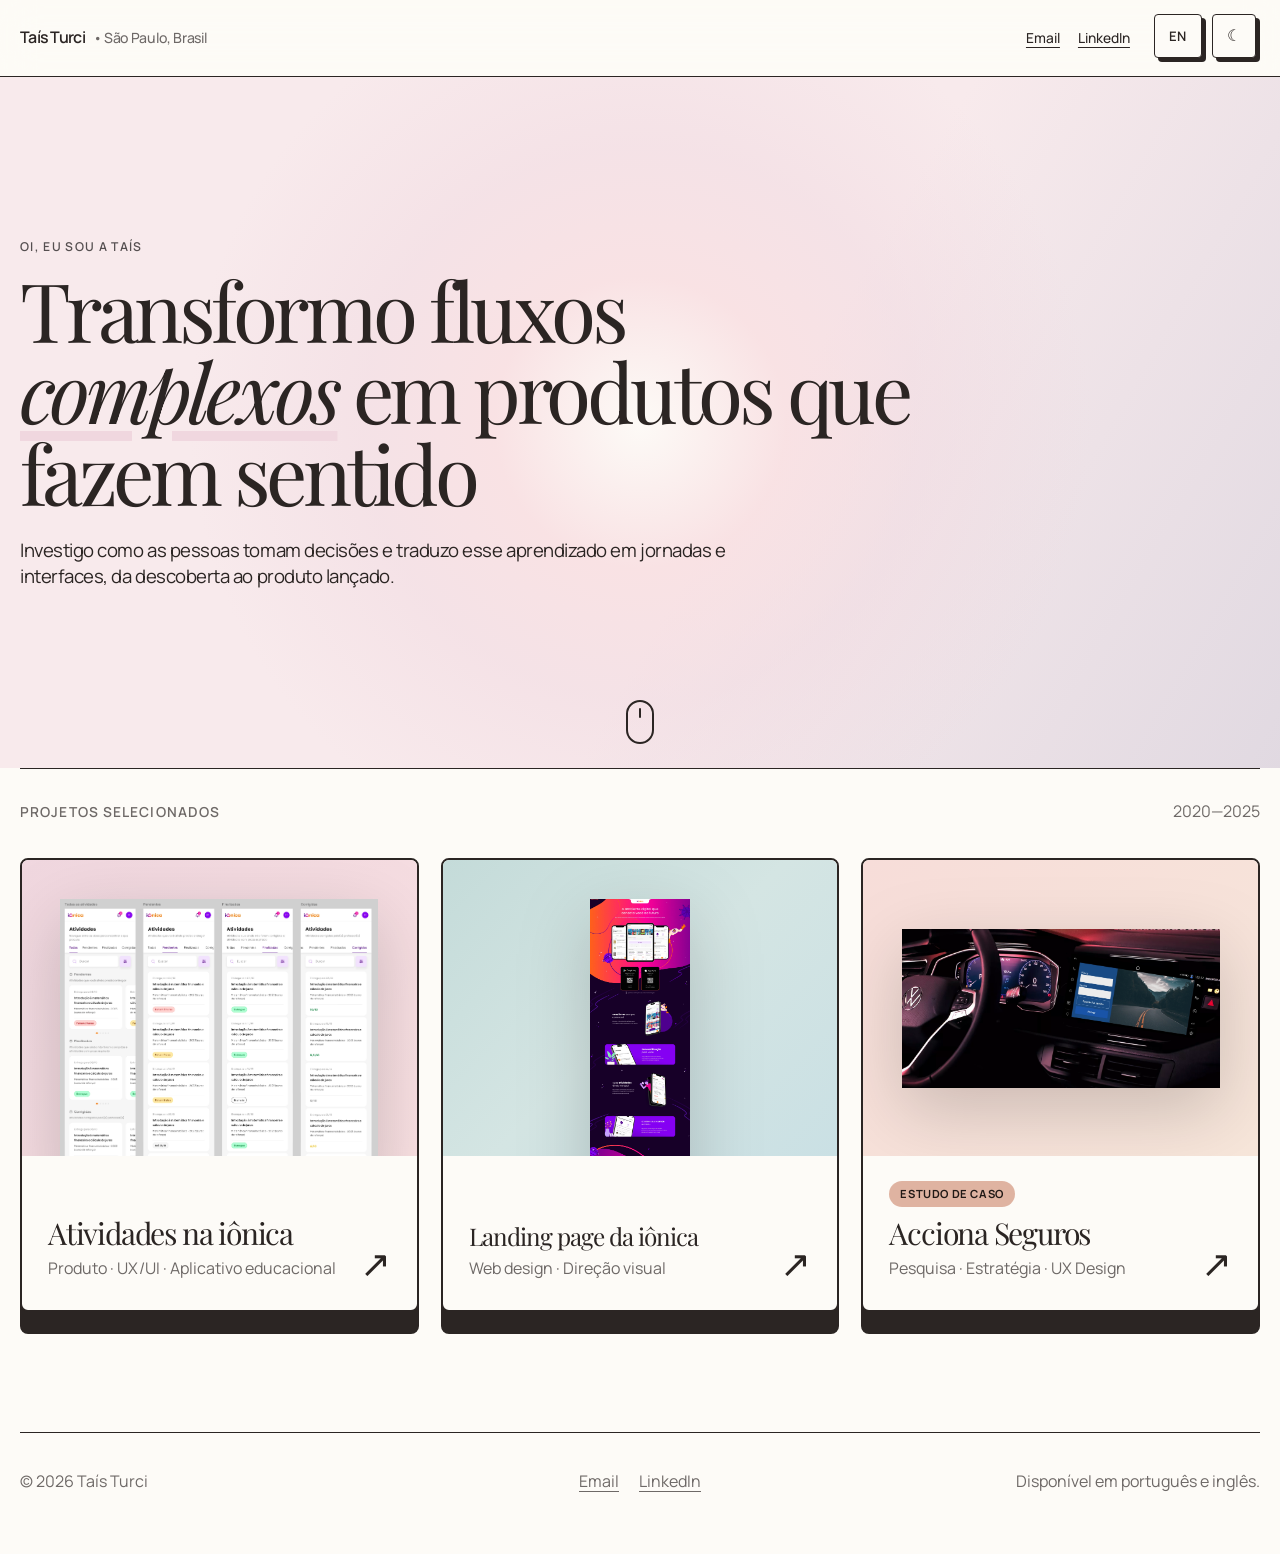
<file: index.html>
<!doctype html>
<html lang="pt-BR" data-lang="pt">
<head>
  <meta charset="utf-8">
  <meta name="viewport" content="width=device-width, initial-scale=1">
  <meta name="description" content="Portfólio de Taís Turci, Product Designer.">
  <title data-title-pt="Taís Turci — Product Designer" data-title-en="Taís Turci — Product Designer">Taís Turci — Product Designer</title>
  <link rel="stylesheet" href="styles.css?v=20260911-9">
  <script src="site.js?v=20260911-4" defer></script>
</head>
<body>
  <header class="site-header"><nav class="nav shell" aria-label="Principal">
    <a class="brand" href="index.html"><span>Taís Turci</span><span class="brand-location"><span data-pt>• São Paulo, Brasil</span><span data-en>• São Paulo, Brazil</span></span></a>
    <div class="header-actions">
      <div class="header-links"><a href="mailto:taisturci@gmail.com">Email</a><a href="https://linkedin.com/in/taisturci/" target="_blank" rel="noreferrer">LinkedIn</a></div>
      <div class="controls">
        <button class="control lang-toggle" data-lang-toggle type="button" aria-label="View in English">EN</button>
        <button class="control" data-theme-toggle type="button" aria-label="Ativar modo escuro">☾</button>
      </div>
    </div>
  </nav></header>
  <main>
    <section class="hero shell">
      <div>
        <p class="eyebrow"><span data-pt>Oi, eu sou a Taís</span><span data-en>Hi, I'm Taís</span></p>
        <h1><span data-pt>Transformo fluxos <span class="display-accent">complexos</span> em produtos que fazem sentido</span><span data-en>I turn <span class="display-accent">complex</span> flows into products that make sense</span></h1>
        <p class="hero-copy" data-pt>Investigo como as pessoas tomam decisões e traduzo esse aprendizado em jornadas e interfaces, da descoberta ao produto lançado.</p>
        <p class="hero-copy" data-en>I investigate how people make decisions and translate those insights into journeys and interfaces, from discovery to launch.</p>
      </div>
      <a class="scroll-cue" href="#projects-title">
        <span class="sr-only" data-pt>Ver projetos</span><span class="sr-only" data-en>View projects</span>
        <svg class="mouse-icon" viewBox="0 0 32 48" aria-hidden="true" focusable="false">
          <rect x="3" y="2" width="26" height="42" rx="13" fill="none" stroke="currentColor" stroke-width="2" />
          <line class="mouse-wheel" x1="16" y1="10" x2="16" y2="18" stroke="currentColor" stroke-width="2" stroke-linecap="round" />
        </svg>
      </a>
    </section>

    <section class="shell" aria-labelledby="projects-title">
      <div class="section-head"><h2 id="projects-title"><span data-pt>Projetos selecionados</span><span data-en>Selected work</span></h2><span>2020—2025</span></div>
      <div class="projects">
        <a class="project-card" href="projetos/atividades-ionica.html">
          <div class="project-visual violet"><img src="assets/ionica-final.webp" alt="Telas do aplicativo iônica exibindo a área de atividades" loading="eager"></div>
          <div class="card-meta"><div><h3><span data-pt>Atividades na iônica</span><span data-en>Activities in iônica</span></h3><p><span data-pt>Produto · UX/UI · Aplicativo educacional</span><span data-en>Product · UX/UI · Educational app</span></p></div><span class="arrow" aria-hidden="true">↗</span></div>
        </a>
        <a class="project-card landing-card" href="projetos/landing-ionica.html">
          <div class="project-visual sky"><img src="assets/ionica-landing.webp" alt="Landing page do aplicativo iônica" loading="lazy"></div>
          <div class="card-meta"><div><h3><span data-pt>Landing page da iônica</span><span data-en>iônica landing page</span></h3><p><span data-pt>Web design · Direção visual</span><span data-en>Web design · Visual direction</span></p></div><span class="arrow" aria-hidden="true">↗</span></div>
        </a>
        <a class="project-card" href="projetos/acciona.html">
          <div class="project-visual amber"><img src="assets/acciona-car.webp" alt="Mockup do aplicativo Acciona Seguros em um automóvel" loading="lazy"></div>
          <div class="card-meta"><div><span class="card-tag"><span data-pt>Estudo de caso</span><span data-en>Case study</span></span><h3>Acciona Seguros</h3><p><span data-pt>Pesquisa · Estratégia · UX Design</span><span data-en>Research · Strategy · UX Design</span></p></div><span class="arrow" aria-hidden="true">↗</span></div>
        </a>
      </div>
    </section>
  </main>
  <footer class="footer shell"><span>© 2026 Taís Turci</span><nav class="footer-links" aria-label="Contato"><a href="mailto:taisturci@gmail.com">Email</a><a href="https://linkedin.com/in/taisturci/" target="_blank" rel="noreferrer">LinkedIn</a></nav><span><span data-pt>Disponível em português e inglês.</span><span data-en>Available in Portuguese and English.</span></span></footer>
</body>
</html>
</file>
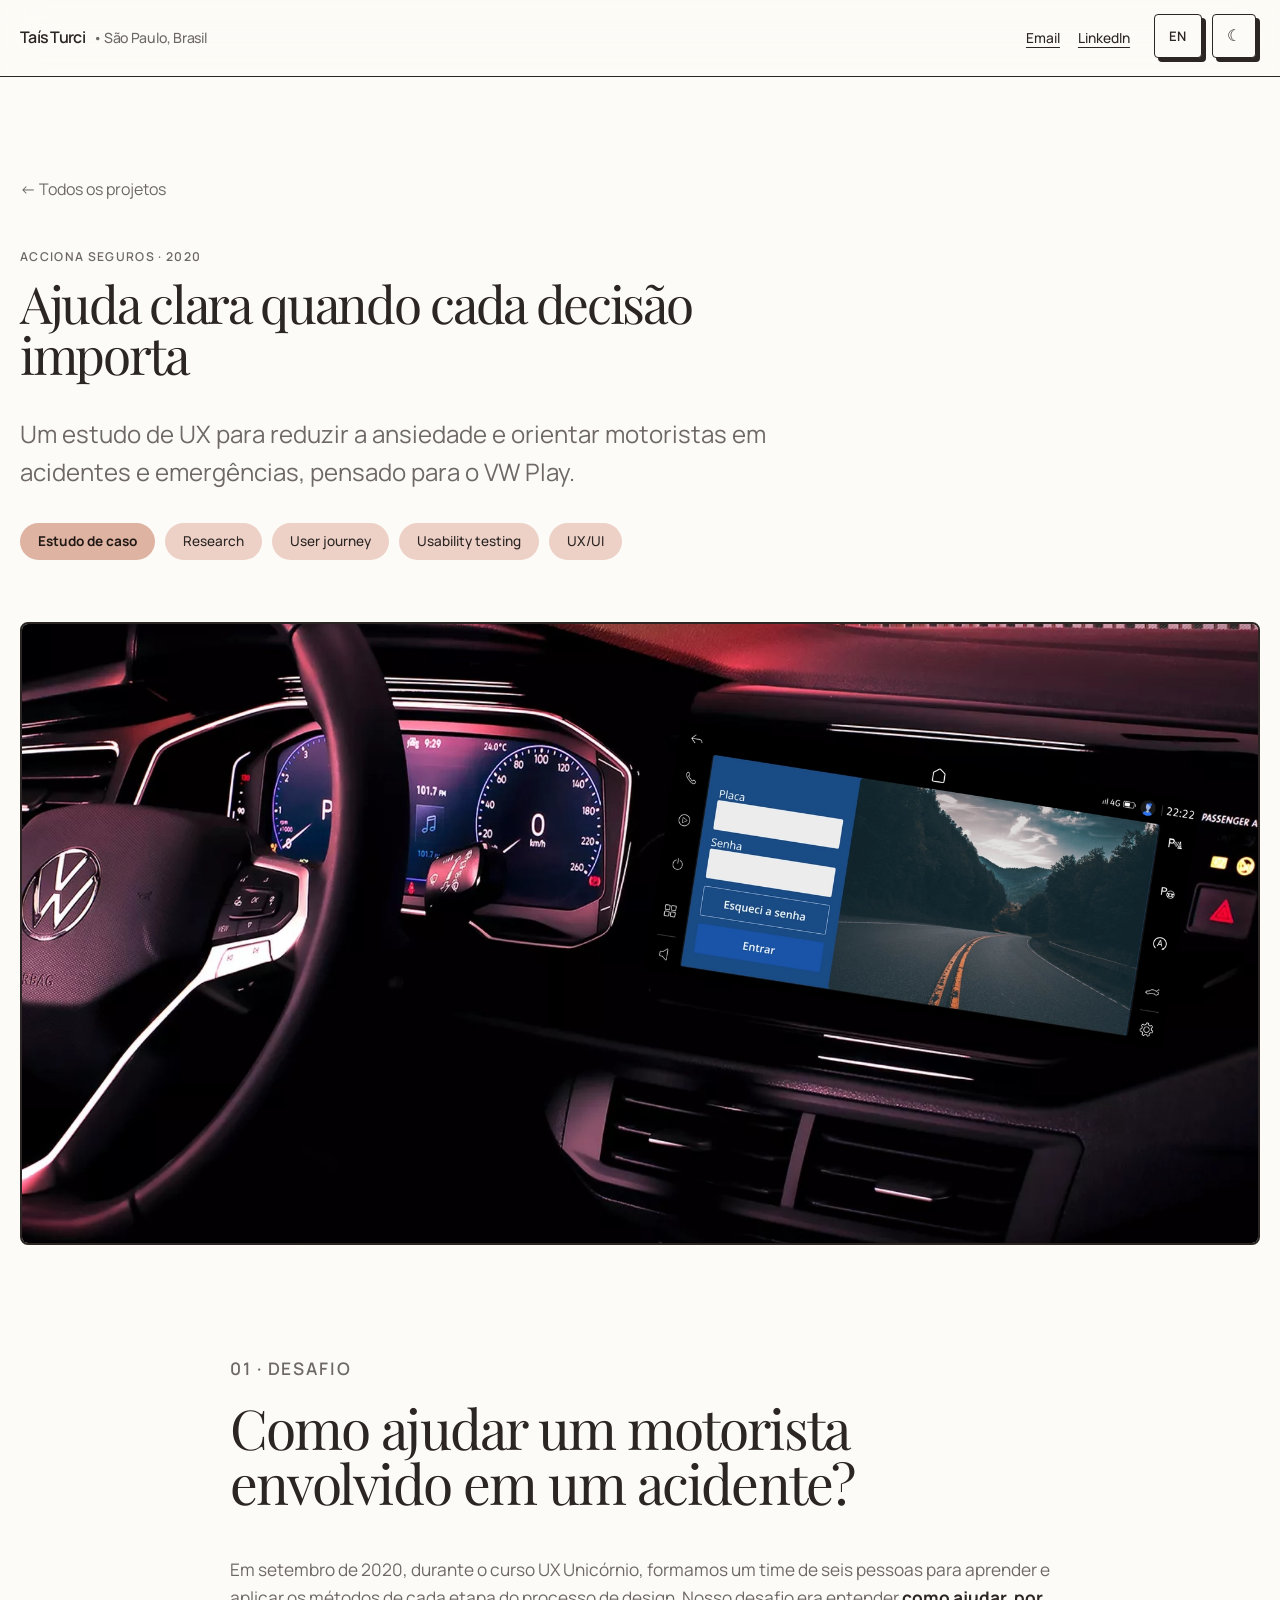
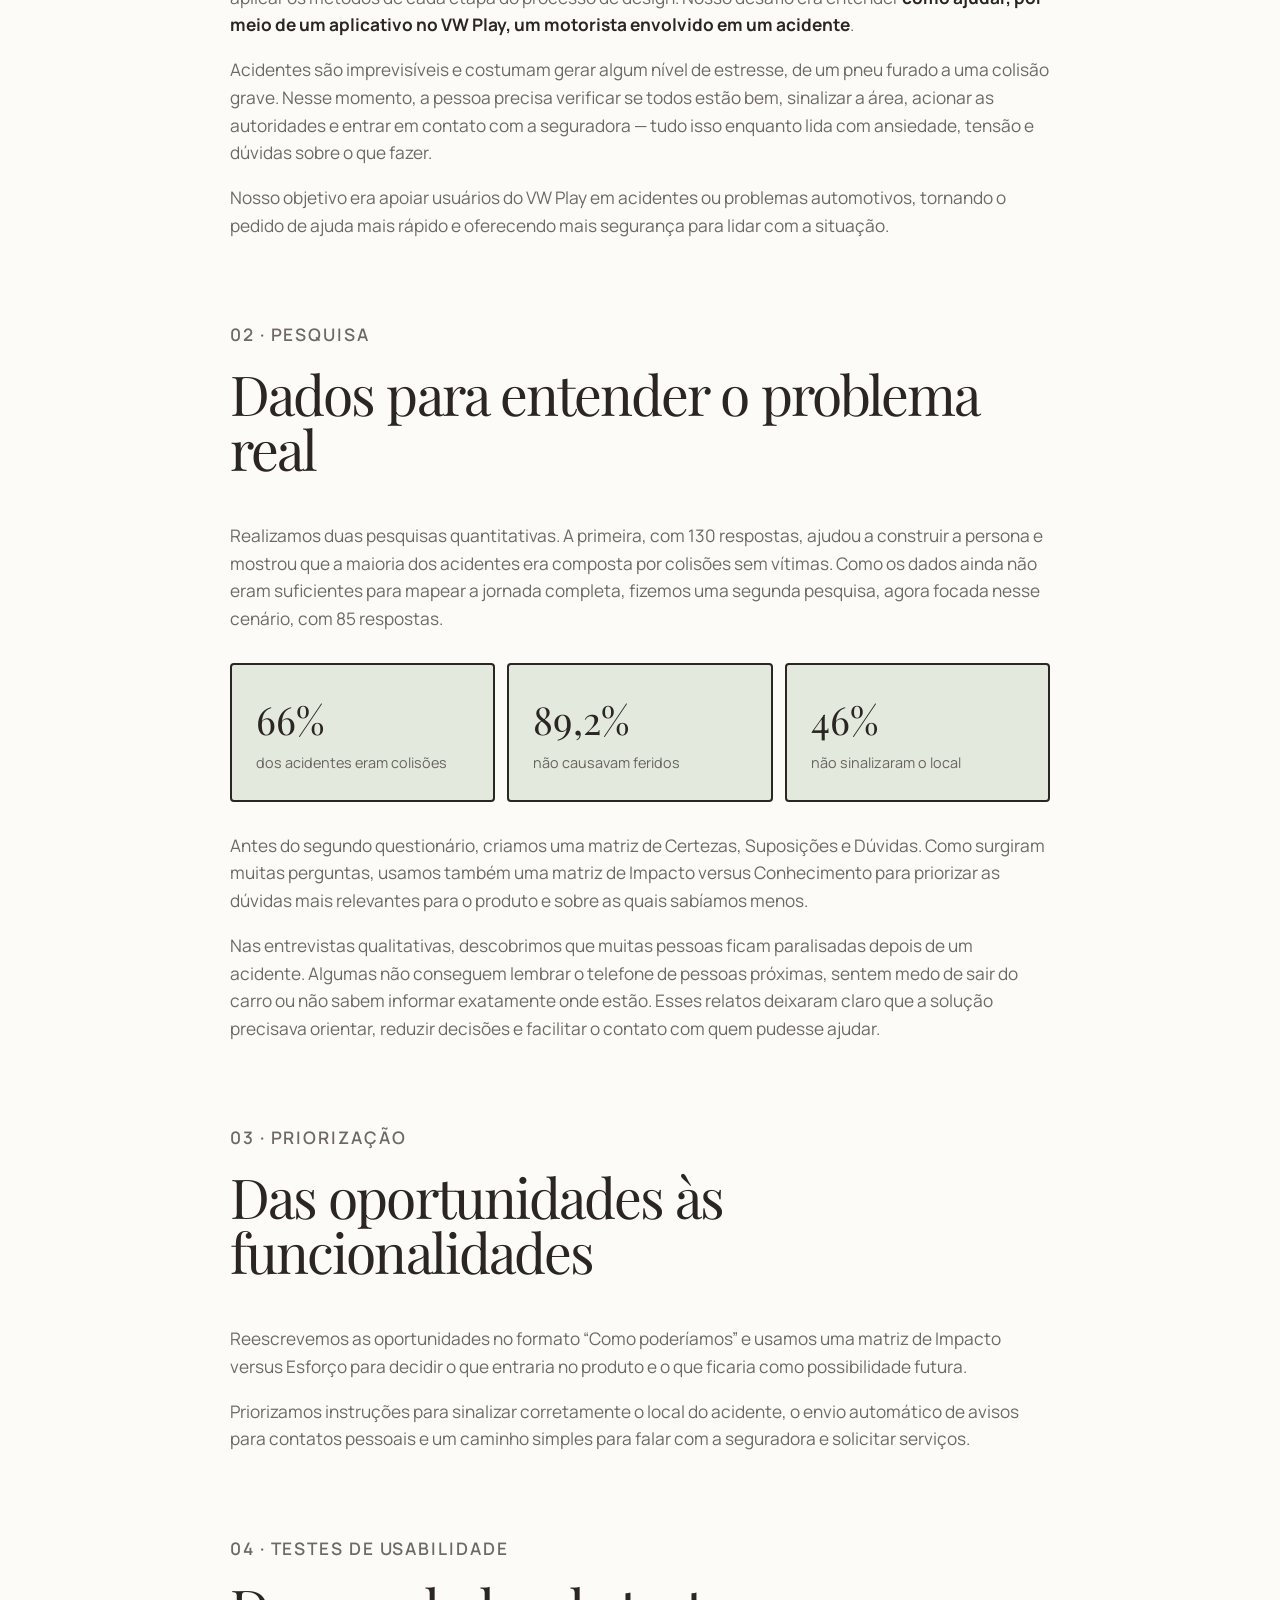
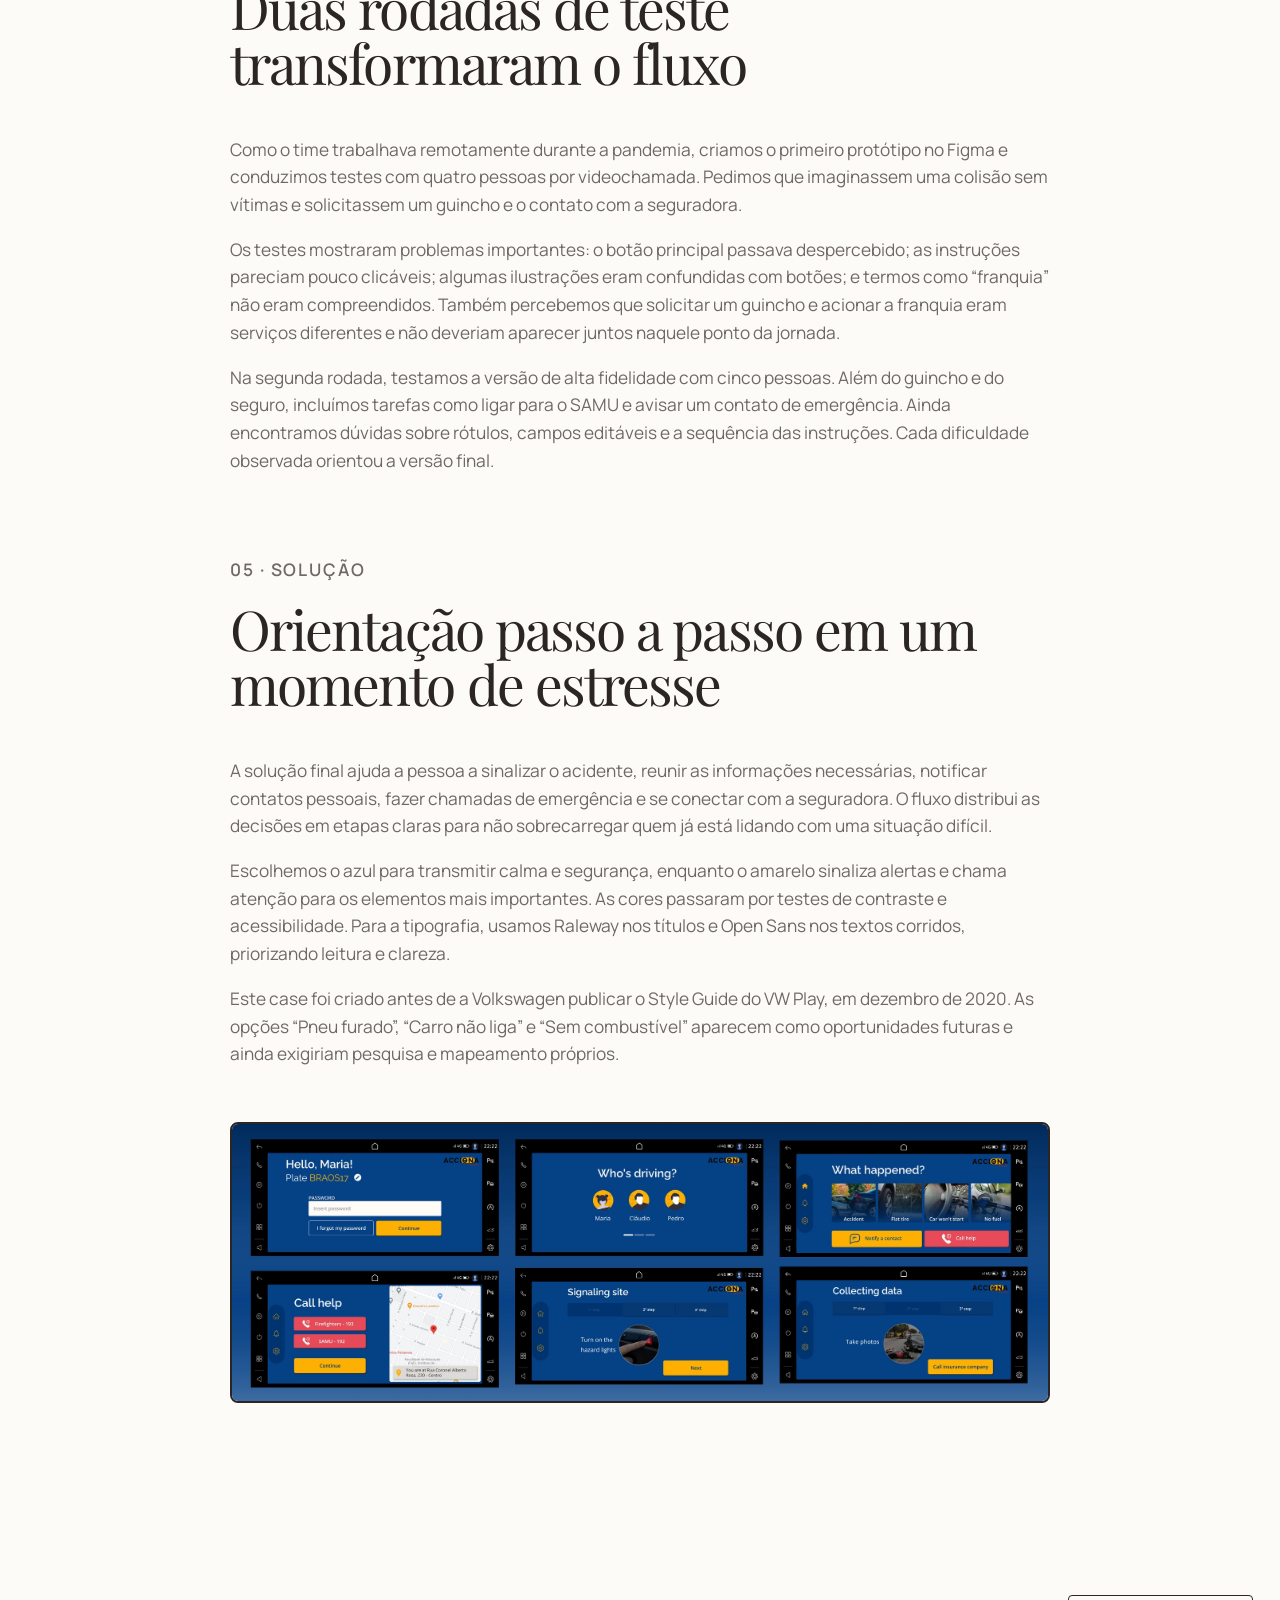
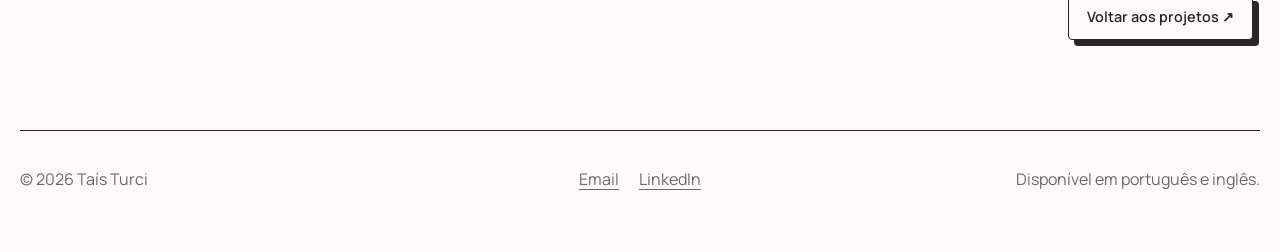
<file: projetos/acciona.html>
<!doctype html><html lang="pt-BR" data-lang="pt"><head><meta charset="utf-8"><meta name="viewport" content="width=device-width, initial-scale=1"><title data-title-pt="Acciona Seguros — Taís Turci" data-title-en="Acciona Insurance — Taís Turci">Acciona Seguros — Taís Turci</title><link rel="stylesheet" href="../styles.css?v=20260911-9"><script src="../site.js?v=20260911-4" defer></script></head>
<body class="project-page acciona-page"><header class="site-header"><nav class="nav shell" aria-label="Principal"><a class="brand" href="../index.html"><span>Taís Turci</span><span class="brand-location"><span data-pt>• São Paulo, Brasil</span><span data-en>• São Paulo, Brazil</span></span></a><div class="header-actions"><div class="header-links"><a href="mailto:taisturci@gmail.com">Email</a><a href="https://linkedin.com/in/taisturci/" target="_blank" rel="noreferrer">LinkedIn</a></div><div class="controls"><button class="control lang-toggle" data-lang-toggle type="button" aria-label="View in English">EN</button><button class="control" data-theme-toggle type="button" aria-label="Ativar modo escuro">☾</button></div></div></nav></header><main><article>
<header class="case-hero shell"><a class="back" href="../index.html">← <span data-pt>Todos os projetos</span><span data-en>All projects</span></a><p class="eyebrow">Acciona Seguros · 2020</p><h1><span data-pt>Ajuda clara quando cada decisão importa</span><span data-en>Clear help when every decision matters</span></h1><p class="case-summary" data-pt>Um estudo de UX para reduzir a ansiedade e orientar motoristas em acidentes e emergências, pensado para o VW Play.</p><p class="case-summary" data-en>A UX study designed to reduce anxiety and guide drivers through accidents and emergencies, created for VW Play.</p><div class="tags"><span class="tag featured-tag"><span data-pt>Estudo de caso</span><span data-en>Case study</span></span><span class="tag">Research</span><span class="tag">User journey</span><span class="tag">Usability testing</span><span class="tag">UX/UI</span></div></header>
<div class="case-image shell amber"><img src="../assets/acciona-car.webp" alt="Aplicativo Acciona Seguros exibido no painel de um carro"></div>
<div class="case-body">
<section><p class="eyebrow">01 · <span data-pt>Desafio</span><span data-en>Challenge</span></p><h2><span data-pt>Como ajudar um motorista envolvido em um acidente?</span><span data-en>How might we help a driver involved in an accident?</span></h2><p data-pt>Em setembro de 2020, durante o curso UX Unicórnio, formamos um time de seis pessoas para aprender e aplicar os métodos de cada etapa do processo de design. Nosso desafio era entender <strong>como ajudar, por meio de um aplicativo no VW Play, um motorista envolvido em um acidente</strong>.</p><p data-en>In September 2020, while taking the UX Unicórnio course, we formed a six-person team to learn and apply the methods involved in each stage of the design process. Our challenge was to understand <strong>how an app on VW Play could help a driver involved in a car accident</strong>.</p><p data-pt>Acidentes são imprevisíveis e costumam gerar algum nível de estresse, de um pneu furado a uma colisão grave. Nesse momento, a pessoa precisa verificar se todos estão bem, sinalizar a área, acionar as autoridades e entrar em contato com a seguradora — tudo isso enquanto lida com ansiedade, tensão e dúvidas sobre o que fazer.</p><p data-en>Accidents are unpredictable and usually cause some level of stress, from a flat tire to a serious collision. In that moment, a person needs to check whether everyone is safe, signal the area, contact the authorities, and speak to their insurer—all while dealing with anxiety, tension, and uncertainty about what to do.</p><p data-pt>Nosso objetivo era apoiar usuários do VW Play em acidentes ou problemas automotivos, tornando o pedido de ajuda mais rápido e oferecendo mais segurança para lidar com a situação.</p><p data-en>Our goal was to assist VW Play users during an accident or automotive issue, making it faster to request help and offering greater confidence when handling the situation.</p></section>
<section><p class="eyebrow">02 · <span data-pt>Pesquisa</span><span data-en>Research</span></p><h2><span data-pt>Dados para entender o problema real</span><span data-en>Data to understand the real problem</span></h2><p data-pt>Realizamos duas pesquisas quantitativas. A primeira, com 130 respostas, ajudou a construir a persona e mostrou que a maioria dos acidentes era composta por colisões sem vítimas. Como os dados ainda não eram suficientes para mapear a jornada completa, fizemos uma segunda pesquisa, agora focada nesse cenário, com 85 respostas.</p><p data-en>We conducted two quantitative surveys. The first, with 130 responses, helped us build the persona and showed that most accidents were non-injury collisions. Because the data was not enough to map the complete journey, we ran a second survey focused on this scenario, with 85 responses.</p><div class="metric-grid"><div class="metric"><b>66%</b><span data-pt>dos acidentes eram colisões</span><span data-en>of accidents were collisions</span></div><div class="metric"><b>89,2%</b><span data-pt>não causavam feridos</span><span data-en>resulted in no injuries</span></div><div class="metric"><b>46%</b><span data-pt>não sinalizaram o local</span><span data-en>did not signal the scene</span></div></div><p data-pt>Antes do segundo questionário, criamos uma matriz de Certezas, Suposições e Dúvidas. Como surgiram muitas perguntas, usamos também uma matriz de Impacto versus Conhecimento para priorizar as dúvidas mais relevantes para o produto e sobre as quais sabíamos menos.</p><p data-en>Before preparing the second questionnaire, we created a Certainties, Assumptions, and Doubts matrix. Because it generated many questions, we also used an Impact versus Knowledge matrix to prioritize the issues with the greatest product impact and the least existing knowledge.</p><p data-pt>Nas entrevistas qualitativas, descobrimos que muitas pessoas ficam paralisadas depois de um acidente. Algumas não conseguem lembrar o telefone de pessoas próximas, sentem medo de sair do carro ou não sabem informar exatamente onde estão. Esses relatos deixaram claro que a solução precisava orientar, reduzir decisões e facilitar o contato com quem pudesse ajudar.</p><p data-en>In qualitative interviews, we learned that many people feel paralyzed after an accident. Some cannot remember the phone numbers of close contacts, feel afraid to leave the car, or cannot identify their exact location. These stories made it clear that the solution needed to guide users, reduce decisions, and simplify contact with people who could help.</p></section>
<section><p class="eyebrow">03 · <span data-pt>Priorização</span><span data-en>Prioritization</span></p><h2><span data-pt>Das oportunidades às funcionalidades</span><span data-en>Turning opportunities into features</span></h2><p data-pt>Reescrevemos as oportunidades no formato “Como poderíamos” e usamos uma matriz de Impacto versus Esforço para decidir o que entraria no produto e o que ficaria como possibilidade futura.</p><p data-en>We reframed the opportunities as “How might we” questions and used an Impact versus Effort matrix to decide what should be included in the product and what should remain a future opportunity.</p><p data-pt>Priorizamos instruções para sinalizar corretamente o local do acidente, o envio automático de avisos para contatos pessoais e um caminho simples para falar com a seguradora e solicitar serviços.</p><p data-en>We prioritized instructions for signaling the accident site, automatic notifications to personal contacts, and a simple path to contact the insurer and request services.</p></section>
<section><p class="eyebrow">04 · <span data-pt>Testes de usabilidade</span><span data-en>Usability testing</span></p><h2><span data-pt>Duas rodadas de teste transformaram o fluxo</span><span data-en>Two testing rounds transformed the flow</span></h2><p data-pt>Como o time trabalhava remotamente durante a pandemia, criamos o primeiro protótipo no Figma e conduzimos testes com quatro pessoas por videochamada. Pedimos que imaginassem uma colisão sem vítimas e solicitassem um guincho e o contato com a seguradora.</p><p data-en>Because the team was working remotely during the pandemic, we built the first prototype in Figma and tested it with four people over video calls. We asked them to imagine a non-injury collision, request a tow truck, and contact their insurer.</p><p data-pt>Os testes mostraram problemas importantes: o botão principal passava despercebido; as instruções pareciam pouco clicáveis; algumas ilustrações eram confundidas com botões; e termos como “franquia” não eram compreendidos. Também percebemos que solicitar um guincho e acionar a franquia eram serviços diferentes e não deveriam aparecer juntos naquele ponto da jornada.</p><p data-en>The tests revealed important issues: the main button was overlooked; instructions did not look clickable; some illustrations were mistaken for buttons; and terms such as “deductible” were not understood. We also realized that requesting a tow truck and activating the deductible were separate services and should not appear together at that point in the journey.</p><p data-pt>Na segunda rodada, testamos a versão de alta fidelidade com cinco pessoas. Além do guincho e do seguro, incluímos tarefas como ligar para o SAMU e avisar um contato de emergência. Ainda encontramos dúvidas sobre rótulos, campos editáveis e a sequência das instruções. Cada dificuldade observada orientou a versão final.</p><p data-en>In the second round, we tested the high-fidelity version with five people. In addition to the tow truck and insurance tasks, we included calling SAMU and notifying an emergency contact. We still found uncertainty around labels, editable fields, and the sequence of instructions. Each observed difficulty informed the final version.</p></section>
<section><p class="eyebrow">05 · <span data-pt>Solução</span><span data-en>Solution</span></p><h2><span data-pt>Orientação passo a passo em um momento de estresse</span><span data-en>Step-by-step guidance during a stressful moment</span></h2><p data-pt>A solução final ajuda a pessoa a sinalizar o acidente, reunir as informações necessárias, notificar contatos pessoais, fazer chamadas de emergência e se conectar com a seguradora. O fluxo distribui as decisões em etapas claras para não sobrecarregar quem já está lidando com uma situação difícil.</p><p data-en>The final solution helps the person signal the accident, collect the necessary information, notify personal contacts, make emergency calls, and connect with the insurer. The flow distributes decisions across clear steps so it does not overload someone already dealing with a difficult situation.</p><p data-pt>Escolhemos o azul para transmitir calma e segurança, enquanto o amarelo sinaliza alertas e chama atenção para os elementos mais importantes. As cores passaram por testes de contraste e acessibilidade. Para a tipografia, usamos Raleway nos títulos e Open Sans nos textos corridos, priorizando leitura e clareza.</p><p data-en>We chose blue to convey calm and security, while yellow signals alerts and draws attention to the most important elements. The colors passed contrast and accessibility tests. For typography, we used Raleway for headings and Open Sans for body text, prioritizing readability and clarity.</p><p data-pt>Este case foi criado antes de a Volkswagen publicar o Style Guide do VW Play, em dezembro de 2020. As opções “Pneu furado”, “Carro não liga” e “Sem combustível” aparecem como oportunidades futuras e ainda exigiriam pesquisa e mapeamento próprios.</p><p data-en>This case study was created before Volkswagen released the VW Play Style Guide in December 2020. The “Flat tire,” “Car won't start,” and “No fuel” options remain future opportunities and would each require their own research and journey mapping.</p><img class="inline-image" src="../assets/acciona-final.webp" alt="Telas de alta fidelidade do aplicativo Acciona Seguros"></section>
</div></article><div class="shell"><a class="next" href="../index.html"><span data-pt>Voltar aos projetos ↗</span><span data-en>Back to projects ↗</span></a></div></main><footer class="footer shell"><span>© 2026 Taís Turci</span><nav class="footer-links" aria-label="Contato"><a href="mailto:taisturci@gmail.com">Email</a><a href="https://linkedin.com/in/taisturci/" target="_blank" rel="noreferrer">LinkedIn</a></nav><span><span data-pt>Disponível em português e inglês.</span><span data-en>Available in Portuguese and English.</span></span></footer></body></html>
</file>
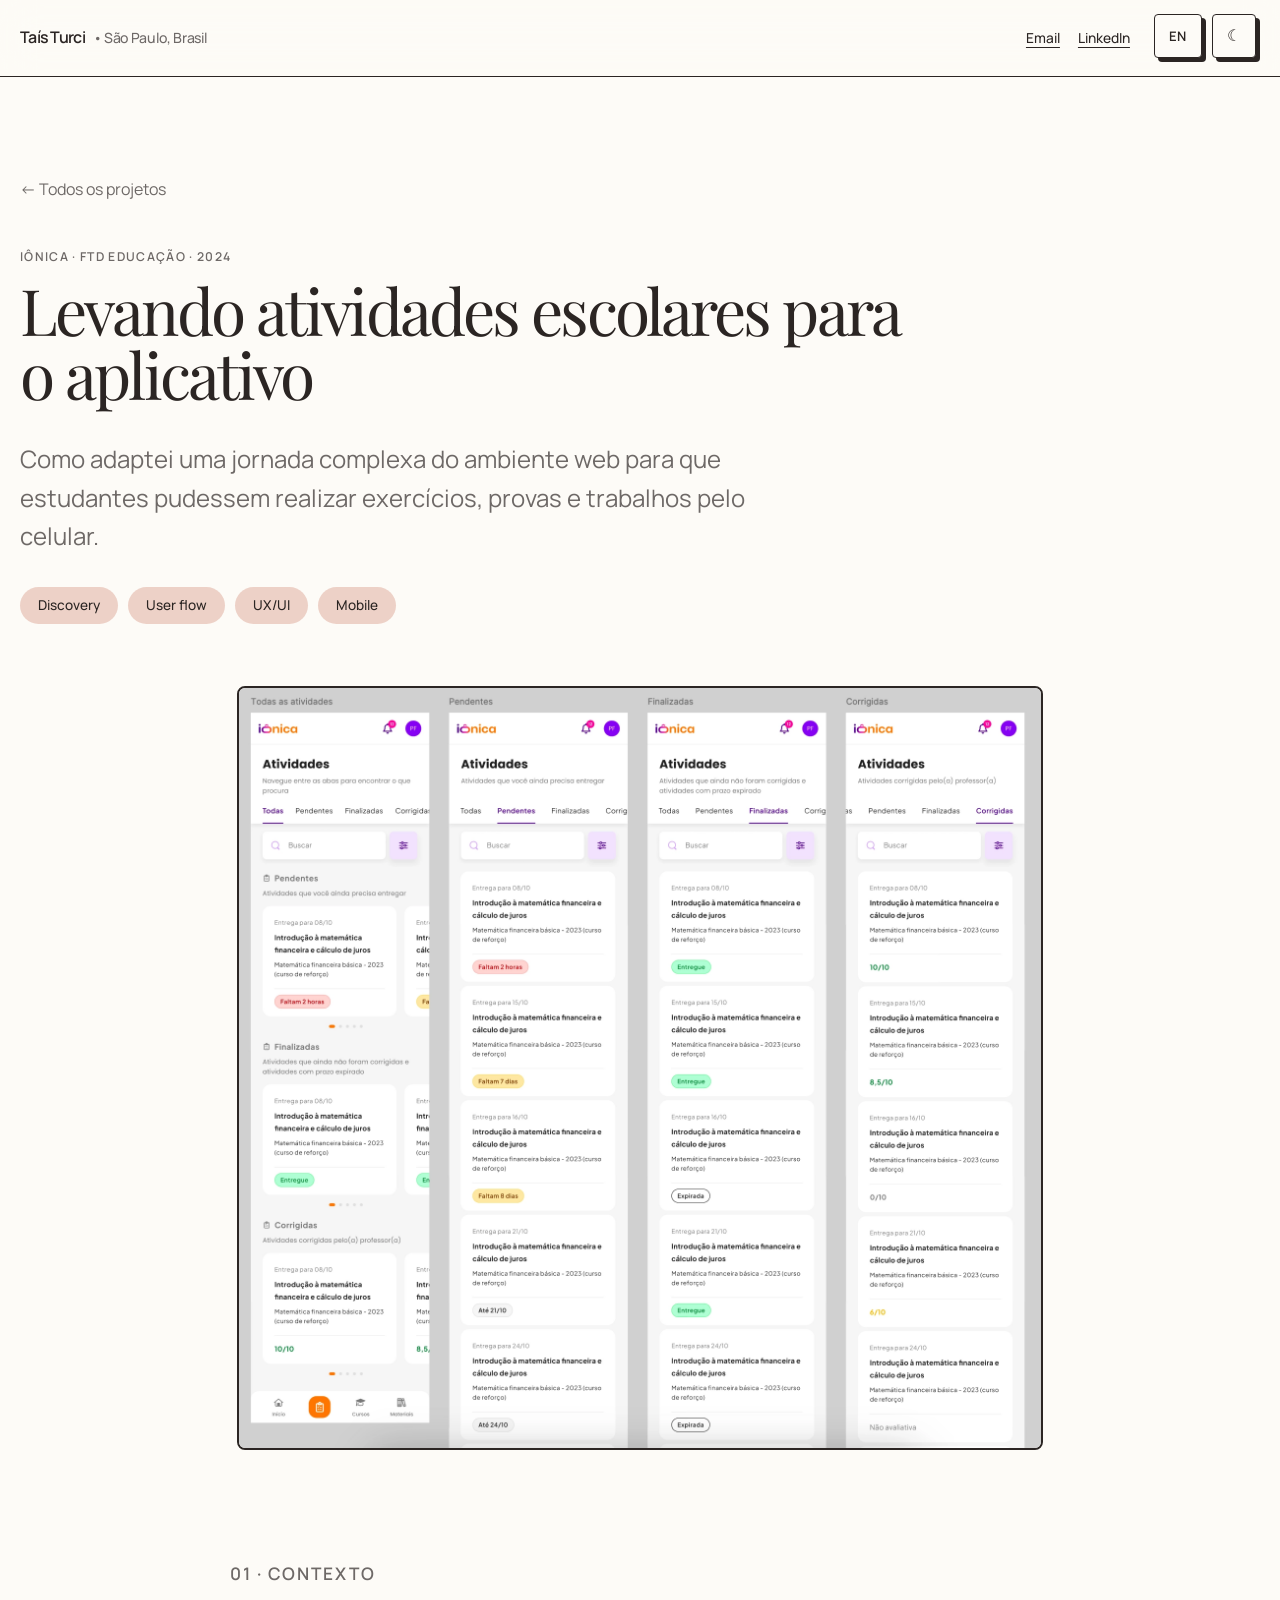
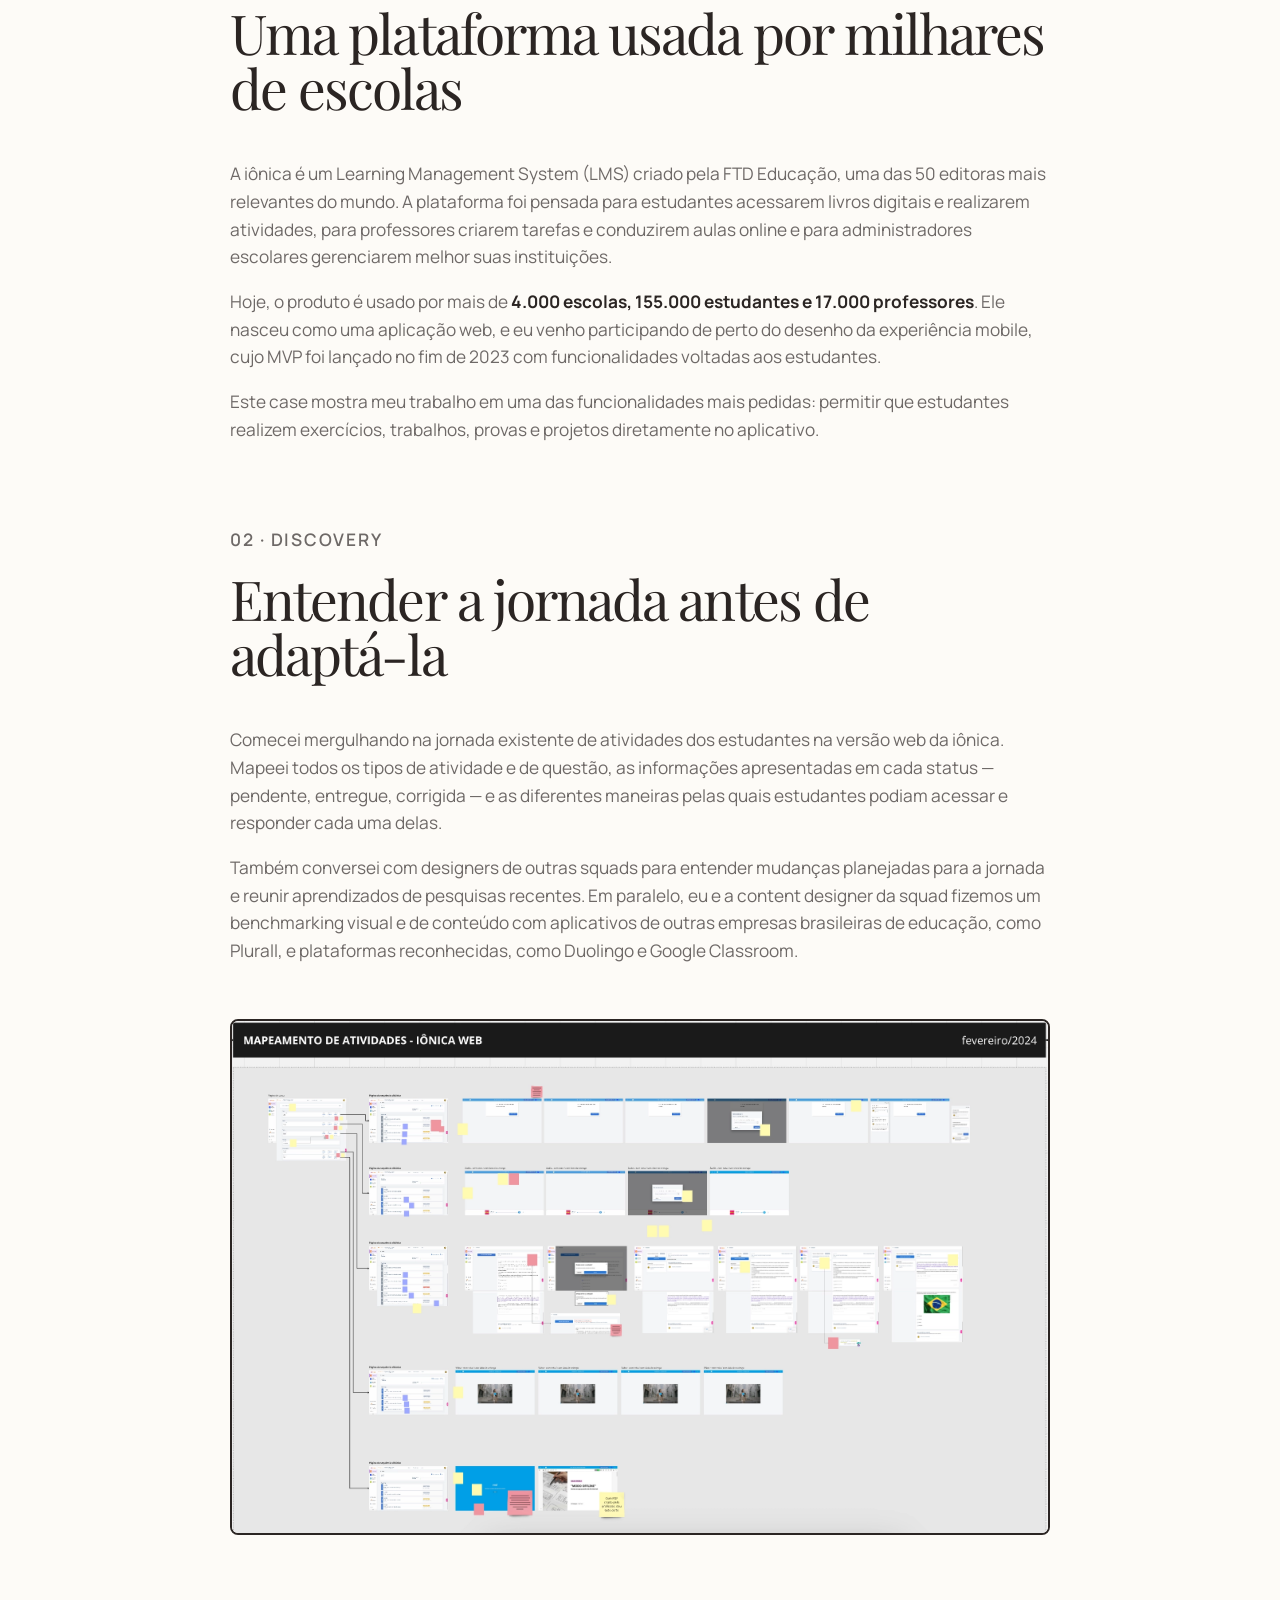
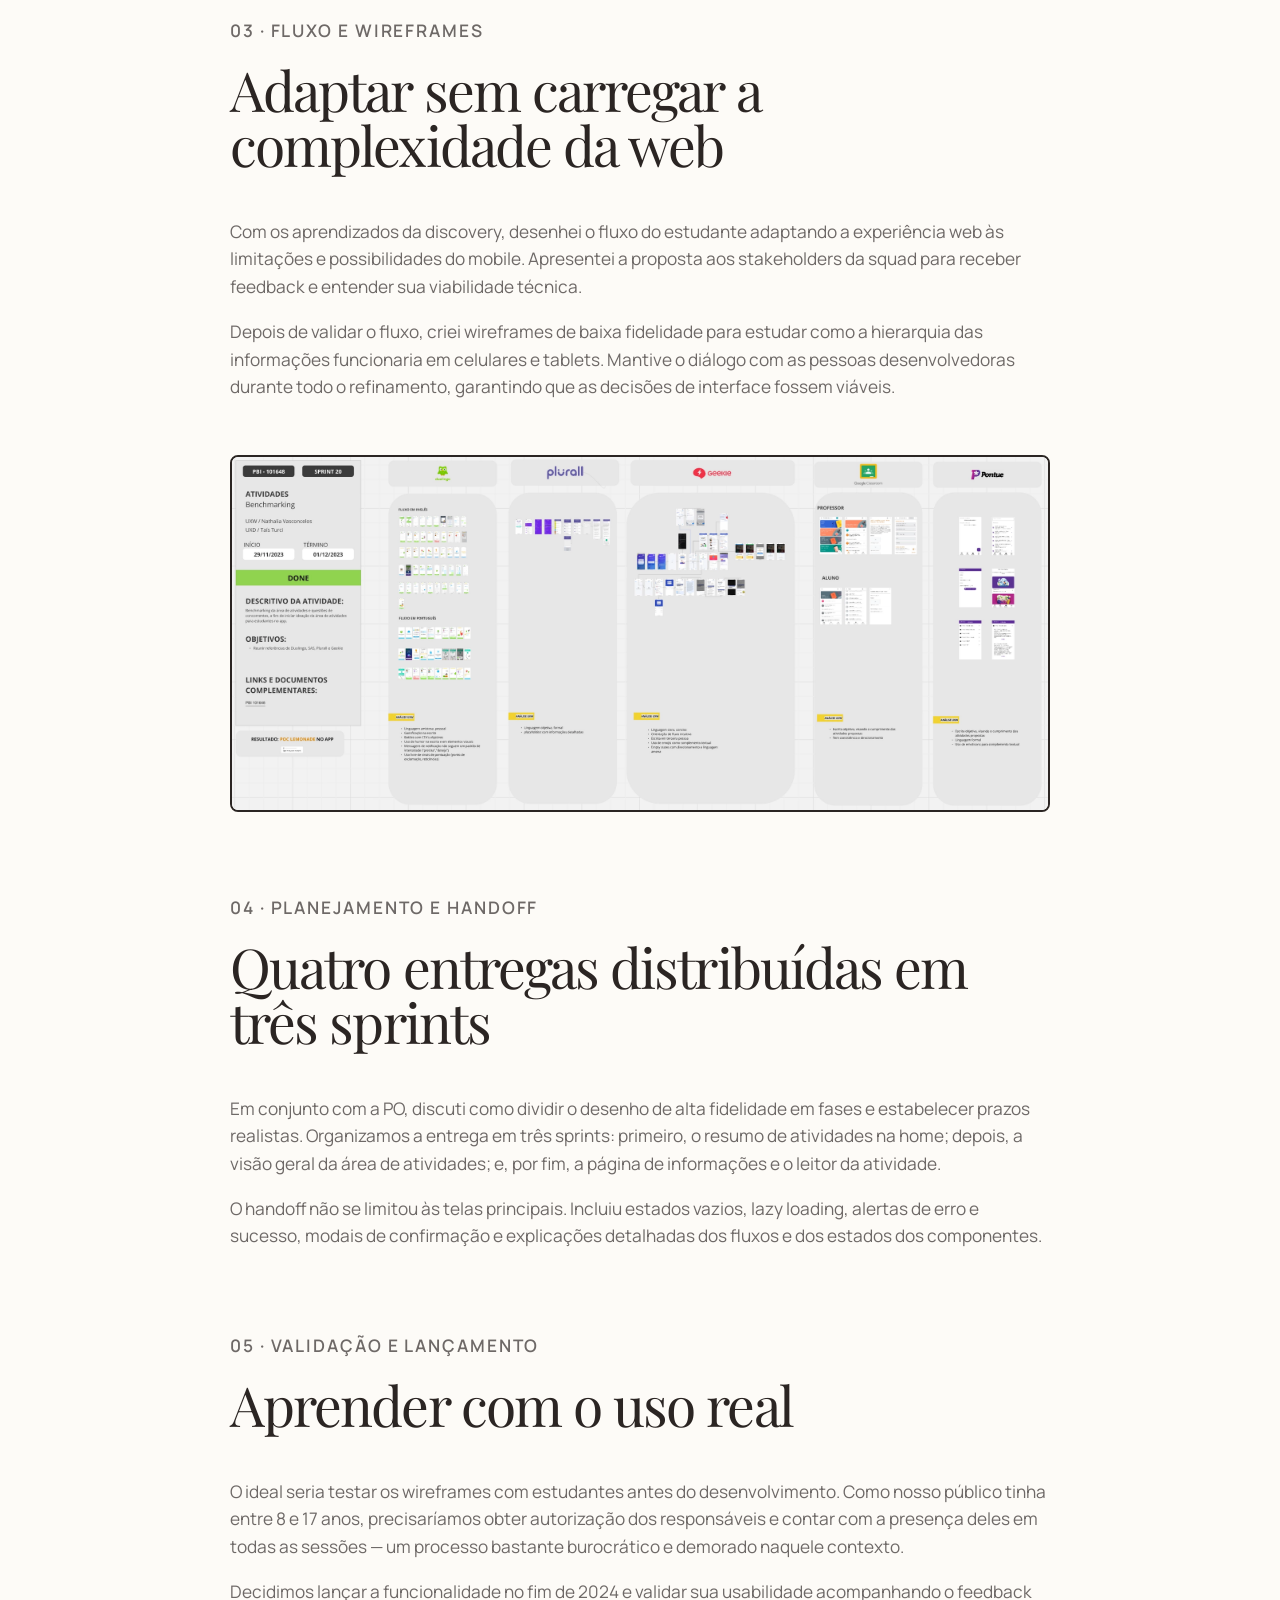
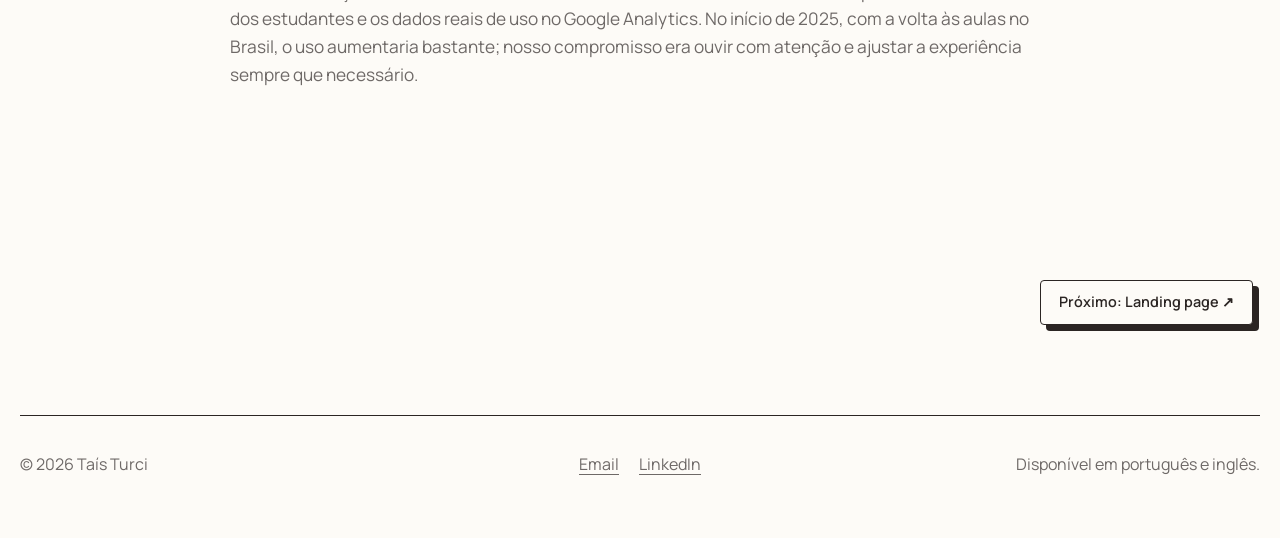
<file: projetos/atividades-ionica.html>
<!doctype html><html lang="pt-BR" data-lang="pt"><head><meta charset="utf-8"><meta name="viewport" content="width=device-width, initial-scale=1"><title data-title-pt="Atividades na iônica — Taís Turci" data-title-en="Activities in iônica — Taís Turci">Atividades na iônica — Taís Turci</title><link rel="stylesheet" href="../styles.css?v=20260911-9"><script src="../site.js?v=20260911-4" defer></script></head>
<body class="project-page activities-page"><header class="site-header"><nav class="nav shell" aria-label="Principal"><a class="brand" href="../index.html"><span>Taís Turci</span><span class="brand-location"><span data-pt>• São Paulo, Brasil</span><span data-en>• São Paulo, Brazil</span></span></a><div class="header-actions"><div class="header-links"><a href="mailto:taisturci@gmail.com">Email</a><a href="https://linkedin.com/in/taisturci/" target="_blank" rel="noreferrer">LinkedIn</a></div><div class="controls"><button class="control lang-toggle" data-lang-toggle type="button" aria-label="View in English">EN</button><button class="control" data-theme-toggle type="button" aria-label="Ativar modo escuro">☾</button></div></div></nav></header><main>
<article><header class="case-hero shell"><a class="back" href="../index.html">← <span data-pt>Todos os projetos</span><span data-en>All projects</span></a><p class="eyebrow">iônica · FTD Educação · 2024</p><h1><span data-pt>Levando atividades escolares para o aplicativo</span><span data-en>Bringing school activities into the mobile app</span></h1><p class="case-summary" data-pt>Como adaptei uma jornada complexa do ambiente web para que estudantes pudessem realizar exercícios, provas e trabalhos pelo celular.</p><p class="case-summary" data-en>How I adapted a complex web journey so students could complete quizzes, exams, and assignments on mobile.</p><div class="tags"><span class="tag">Discovery</span><span class="tag">User flow</span><span class="tag">UX/UI</span><span class="tag">Mobile</span></div></header>
<div class="case-image shell violet"><img src="../assets/ionica-final.webp" alt="Visão geral das telas finais da área de atividades"></div>
<div class="case-body">
<section><p class="eyebrow">01 · <span data-pt>Contexto</span><span data-en>Context</span></p><h2><span data-pt>Uma plataforma usada por milhares de escolas</span><span data-en>A platform used by thousands of schools</span></h2><p data-pt>A iônica é um Learning Management System (LMS) criado pela FTD Educação, uma das 50 editoras mais relevantes do mundo. A plataforma foi pensada para estudantes acessarem livros digitais e realizarem atividades, para professores criarem tarefas e conduzirem aulas online e para administradores escolares gerenciarem melhor suas instituições.</p><p data-en>iônica is a Learning Management System (LMS) created by FTD Educação, one of the 50 most relevant publishing companies in the world. It was designed for students to access digital books and complete activities, teachers to create assignments and teach online classes, and school administrators to better manage their institutions.</p><p data-pt>Hoje, o produto é usado por mais de <strong>4.000 escolas, 155.000 estudantes e 17.000 professores</strong>. Ele nasceu como uma aplicação web, e eu venho participando de perto do desenho da experiência mobile, cujo MVP foi lançado no fim de 2023 com funcionalidades voltadas aos estudantes.</p><p data-en>Today, the product is used by over <strong>4,000 schools, 155,000 students, and 17,000 teachers</strong>. It was originally built as a web application, and I have been deeply involved in designing its mobile experience, whose student-focused MVP launched in late 2023.</p><p data-pt>Este case mostra meu trabalho em uma das funcionalidades mais pedidas: permitir que estudantes realizem exercícios, trabalhos, provas e projetos diretamente no aplicativo.</p><p data-en>This case study highlights my work on one of the most requested features: enabling students to complete quizzes, assignments, exams, and projects directly within the app.</p></section>
<section><p class="eyebrow">02 · Discovery</p><h2><span data-pt>Entender a jornada antes de adaptá-la</span><span data-en>Understanding the journey before adapting it</span></h2><p data-pt>Comecei mergulhando na jornada existente de atividades dos estudantes na versão web da iônica. Mapeei todos os tipos de atividade e de questão, as informações apresentadas em cada status — pendente, entregue, corrigida — e as diferentes maneiras pelas quais estudantes podiam acessar e responder cada uma delas.</p><p data-en>I started by deep diving into iônica's existing student assignment journey on the web. I mapped every type of assignment and question, the information shown in each status—pending, delivered, corrected—and the different ways students could access and answer them.</p><p data-pt>Também conversei com designers de outras squads para entender mudanças planejadas para a jornada e reunir aprendizados de pesquisas recentes. Em paralelo, eu e a content designer da squad fizemos um benchmarking visual e de conteúdo com aplicativos de outras empresas brasileiras de educação, como Plurall, e plataformas reconhecidas, como Duolingo e Google Classroom.</p><p data-en>I also spoke with designers from other squads to understand planned changes to the journey and gather insights from recent research. In parallel, the squad's content designer and I benchmarked the visual and content approaches of Brazilian education apps such as Plurall, as well as platforms including Duolingo and Google Classroom.</p><img class="inline-image" src="../assets/ionica-flow.webp" alt="Mapeamento da jornada de atividades"></section>
<section><p class="eyebrow">03 · <span data-pt>Fluxo e wireframes</span><span data-en>Flow and wireframes</span></p><h2><span data-pt>Adaptar sem carregar a complexidade da web</span><span data-en>Adapting without carrying over the web's complexity</span></h2><p data-pt>Com os aprendizados da discovery, desenhei o fluxo do estudante adaptando a experiência web às limitações e possibilidades do mobile. Apresentei a proposta aos stakeholders da squad para receber feedback e entender sua viabilidade técnica.</p><p data-en>With the insights gathered during discovery, I designed the student flow by adapting the web experience to the limitations and possibilities of mobile. I presented the proposal to the squad's stakeholders to gather feedback and understand its technical feasibility.</p><p data-pt>Depois de validar o fluxo, criei wireframes de baixa fidelidade para estudar como a hierarquia das informações funcionaria em celulares e tablets. Mantive o diálogo com as pessoas desenvolvedoras durante todo o refinamento, garantindo que as decisões de interface fossem viáveis.</p><p data-en>After validating the flow, I created low-fidelity wireframes to understand how the information hierarchy would work on phones and tablets. Throughout refinement, I kept an open dialogue with the developers to ensure the interface decisions were technically viable.</p><img class="inline-image" src="../assets/ionica-wireframe.webp" alt="Wireframes da experiência mobile"></section>
<section><p class="eyebrow">04 · <span data-pt>Planejamento e handoff</span><span data-en>Planning and handoff</span></p><h2><span data-pt>Quatro entregas distribuídas em três sprints</span><span data-en>Four deliveries across three sprints</span></h2><p data-pt>Em conjunto com a PO, discuti como dividir o desenho de alta fidelidade em fases e estabelecer prazos realistas. Organizamos a entrega em três sprints: primeiro, o resumo de atividades na home; depois, a visão geral da área de atividades; e, por fim, a página de informações e o leitor da atividade.</p><p data-en>Together with the PO, I discussed how to divide the high-fidelity design into phases and set realistic deadlines. We organized delivery into three sprints: first, the activities summary on the home page; then, the activities overview; and finally, the activity information page and reader.</p><p data-pt>O handoff não se limitou às telas principais. Incluiu estados vazios, lazy loading, alertas de erro e sucesso, modais de confirmação e explicações detalhadas dos fluxos e dos estados dos componentes.</p><p data-en>The handoff went beyond the main screens. It included empty states, lazy loading, error and success alerts, confirmation modals, and detailed explanations of the flows and component states.</p></section>
<section><p class="eyebrow">05 · <span data-pt>Validação e lançamento</span><span data-en>Validation and launch</span></p><h2><span data-pt>Aprender com o uso real</span><span data-en>Learning from real use</span></h2><p data-pt>O ideal seria testar os wireframes com estudantes antes do desenvolvimento. Como nosso público tinha entre 8 e 17 anos, precisaríamos obter autorização dos responsáveis e contar com a presença deles em todas as sessões — um processo bastante burocrático e demorado naquele contexto.</p><p data-en>Ideally, we would have tested the wireframes with students before development. Because our users were between 8 and 17 years old, we would have needed parental permission and their presence in every session—a particularly bureaucratic and time-consuming process in that context.</p><p data-pt>Decidimos lançar a funcionalidade no fim de 2024 e validar sua usabilidade acompanhando o feedback dos estudantes e os dados reais de uso no Google Analytics. No início de 2025, com a volta às aulas no Brasil, o uso aumentaria bastante; nosso compromisso era ouvir com atenção e ajustar a experiência sempre que necessário.</p><p data-en>We decided to launch the feature in late 2024 and validate its usability through student feedback and real usage data in Google Analytics. At the beginning of 2025, as the Brazilian school year started, usage would increase significantly; our commitment was to listen closely and adjust the experience wherever necessary.</p></section>
</div></article><div class="shell"><a class="next" href="landing-ionica.html"><span data-pt>Próximo: Landing page ↗</span><span data-en>Next: Landing page ↗</span></a></div></main><footer class="footer shell"><span>© 2026 Taís Turci</span><nav class="footer-links" aria-label="Contato"><a href="mailto:taisturci@gmail.com">Email</a><a href="https://linkedin.com/in/taisturci/" target="_blank" rel="noreferrer">LinkedIn</a></nav><span><span data-pt>Disponível em português e inglês.</span><span data-en>Available in Portuguese and English.</span></span></footer></body></html>
</file>
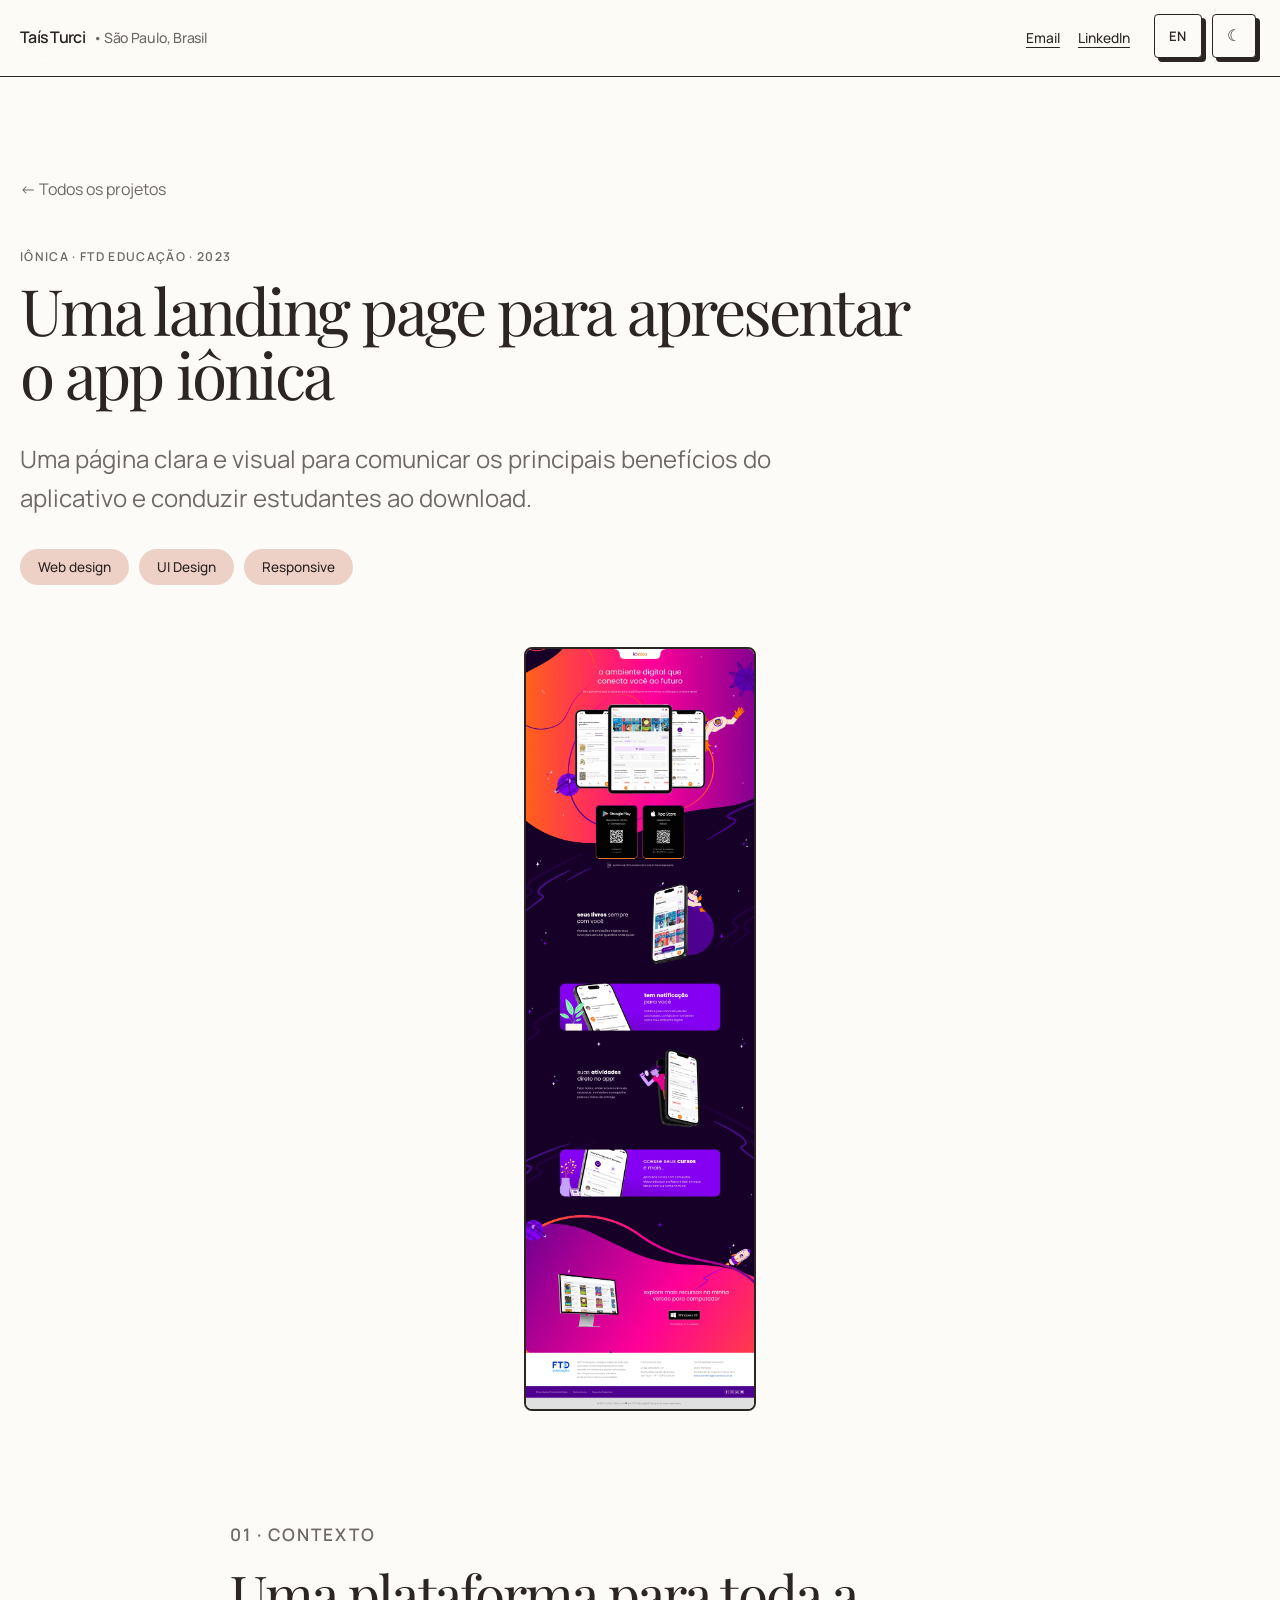
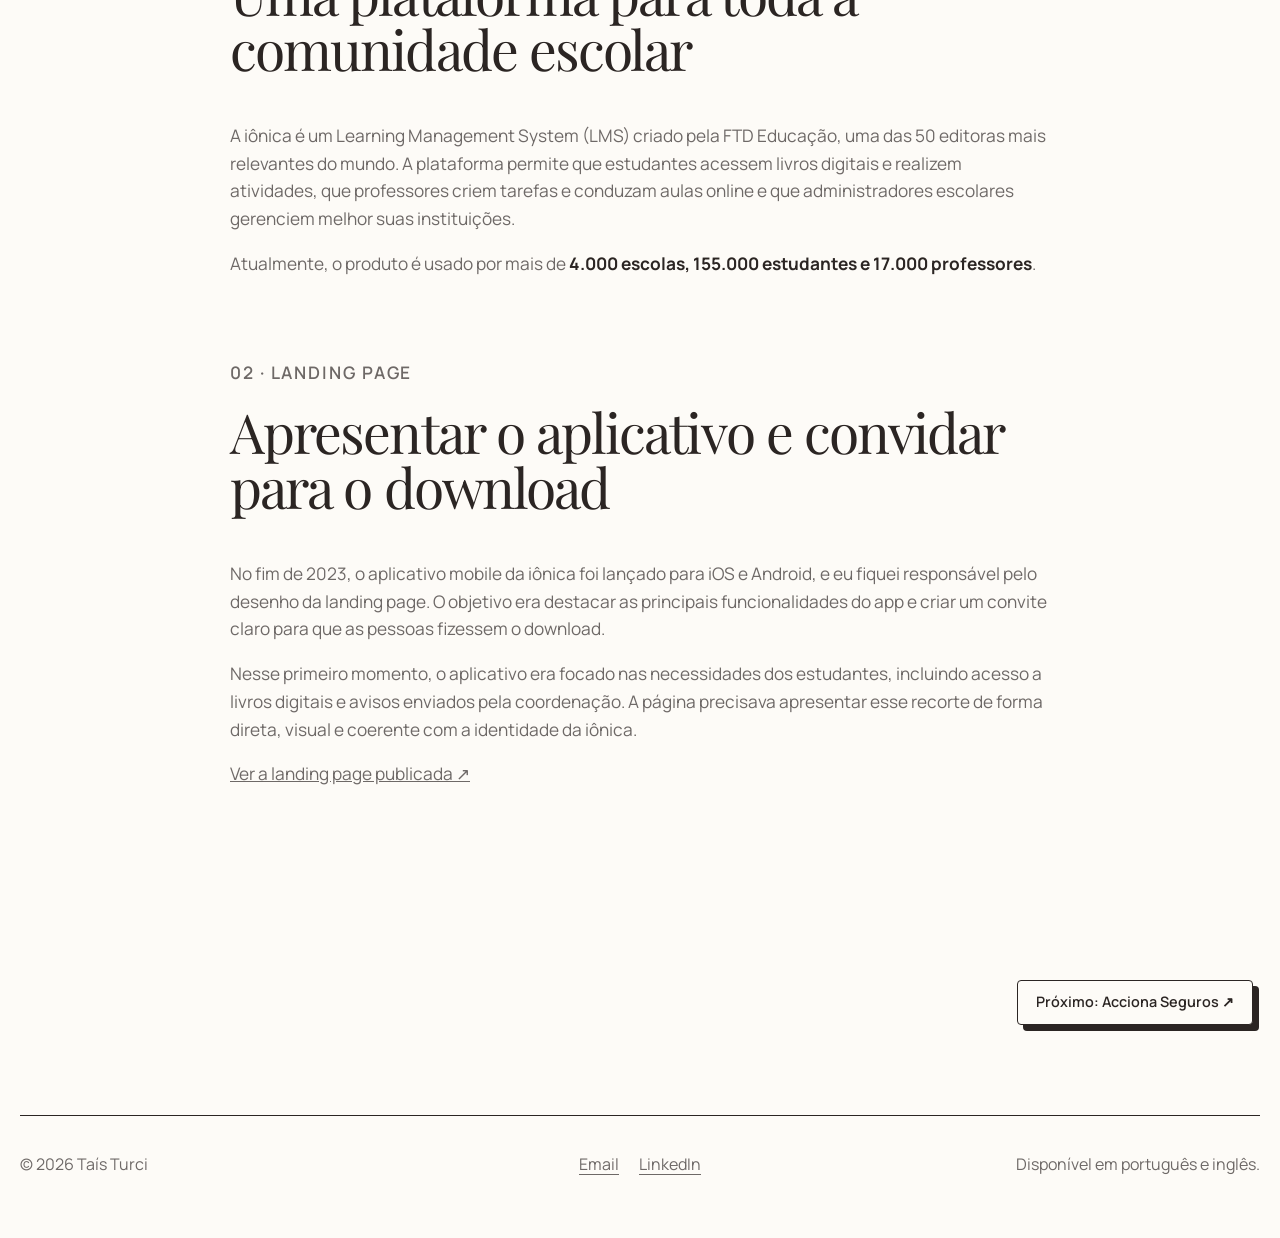
<file: projetos/landing-ionica.html>
<!doctype html><html lang="pt-BR" data-lang="pt"><head><meta charset="utf-8"><meta name="viewport" content="width=device-width, initial-scale=1"><title data-title-pt="Landing page da iônica — Taís Turci" data-title-en="iônica landing page — Taís Turci">Landing page da iônica — Taís Turci</title><link rel="stylesheet" href="../styles.css?v=20260911-9"><script src="../site.js?v=20260911-4" defer></script></head>
<body class="project-page landing-page"><header class="site-header"><nav class="nav shell" aria-label="Principal"><a class="brand" href="../index.html"><span>Taís Turci</span><span class="brand-location"><span data-pt>• São Paulo, Brasil</span><span data-en>• São Paulo, Brazil</span></span></a><div class="header-actions"><div class="header-links"><a href="mailto:taisturci@gmail.com">Email</a><a href="https://linkedin.com/in/taisturci/" target="_blank" rel="noreferrer">LinkedIn</a></div><div class="controls"><button class="control lang-toggle" data-lang-toggle type="button" aria-label="View in English">EN</button><button class="control" data-theme-toggle type="button" aria-label="Ativar modo escuro">☾</button></div></div></nav></header><main><article>
<header class="case-hero shell"><a class="back" href="../index.html">← <span data-pt>Todos os projetos</span><span data-en>All projects</span></a><p class="eyebrow">iônica · FTD Educação · 2023</p><h1><span data-pt>Uma landing page para apresentar o app iônica</span><span data-en>A landing page to introduce the iônica app</span></h1><p class="case-summary" data-pt>Uma página clara e visual para comunicar os principais benefícios do aplicativo e conduzir estudantes ao download.</p><p class="case-summary" data-en>A clear, visual page communicating the app's main benefits and guiding students toward download.</p><div class="tags"><span class="tag">Web design</span><span class="tag">UI Design</span><span class="tag">Responsive</span></div></header>
<div class="case-image shell sky"><img src="../assets/ionica-landing.webp" alt="Visão completa da landing page da iônica"></div>
<div class="case-body"><section><p class="eyebrow">01 · <span data-pt>Contexto</span><span data-en>Context</span></p><h2><span data-pt>Uma plataforma para toda a comunidade escolar</span><span data-en>A platform for the entire school community</span></h2><p data-pt>A iônica é um Learning Management System (LMS) criado pela FTD Educação, uma das 50 editoras mais relevantes do mundo. A plataforma permite que estudantes acessem livros digitais e realizem atividades, que professores criem tarefas e conduzam aulas online e que administradores escolares gerenciem melhor suas instituições.</p><p data-en>iônica is a Learning Management System (LMS) created by FTD Educação, one of the 50 most relevant publishing companies in the world. It allows students to access digital books and complete activities, teachers to create assignments and teach online classes, and school administrators to better manage their institutions.</p><p data-pt>Atualmente, o produto é usado por mais de <strong>4.000 escolas, 155.000 estudantes e 17.000 professores</strong>.</p><p data-en>Today, the product is used by over <strong>4,000 schools, 155,000 students, and 17,000 teachers</strong>.</p></section><section><p class="eyebrow">02 · Landing page</p><h2><span data-pt>Apresentar o aplicativo e convidar para o download</span><span data-en>Introducing the app and inviting users to download it</span></h2><p data-pt>No fim de 2023, o aplicativo mobile da iônica foi lançado para iOS e Android, e eu fiquei responsável pelo desenho da landing page. O objetivo era destacar as principais funcionalidades do app e criar um convite claro para que as pessoas fizessem o download.</p><p data-en>In late 2023, iônica's mobile app launched for iOS and Android, and I was responsible for designing its landing page. The goal was to highlight the app's main features and create a clear invitation for people to download it.</p><p data-pt>Nesse primeiro momento, o aplicativo era focado nas necessidades dos estudantes, incluindo acesso a livros digitais e avisos enviados pela coordenação. A página precisava apresentar esse recorte de forma direta, visual e coerente com a identidade da iônica.</p><p data-en>At that stage, the app focused on student-specific needs, including access to digital books and announcements from course coordinators. The page needed to present that scope in a direct, visual way that remained consistent with iônica's identity.</p><p><a href="https://ola.souionica.com.br/aplicativos/" target="_blank" rel="noreferrer"><span data-pt>Ver a landing page publicada ↗</span><span data-en>View the published landing page ↗</span></a></p></section></div>
</article><div class="shell"><a class="next" href="acciona.html"><span data-pt>Próximo: Acciona Seguros ↗</span><span data-en>Next: Acciona Seguros ↗</span></a></div></main><footer class="footer shell"><span>© 2026 Taís Turci</span><nav class="footer-links" aria-label="Contato"><a href="mailto:taisturci@gmail.com">Email</a><a href="https://linkedin.com/in/taisturci/" target="_blank" rel="noreferrer">LinkedIn</a></nav><span><span data-pt>Disponível em português e inglês.</span><span data-en>Available in Portuguese and English.</span></span></footer></body></html>
</file>
<file: styles.css>
@import url('https://fonts.googleapis.com/css2?family=Manrope:wght@400;500;600;700&family=Playfair+Display:ital,wght@0,400;1,400&display=swap');

:root {
  --bg: #FDFBF7;
  --surface: #FDFBF7;
  --text: #2B2523;
  --muted: #6E6967;
  --line: #2B2523;
  --accent: #f0d7df;
  --hero: #f8eaec;
  --hero-text: #2B2523;
  --spark: #e3e9dd;
  --rose-1: #f0d7df;
  --rose-2: #f9e0e2;
  --rose-3: #f7ddd9;
  --peach: #f7e6da;
  --sage: #e3e9dd;
  --aqua-1: #c4dbd9;
  --aqua-2: #d4e5e3;
  --blue: #cae0e4;
  --lilac: #c8c7d6;
  --shadow: 0 22px 0 #2B2523;
  color-scheme: light;
}

[data-theme="dark"] {
  --bg: #2B2523;
  --surface: #2B2523;
  --text: #FDFBF7;
  --muted: rgba(253, 251, 247, .68);
  --line: #FDFBF7;
  --accent: #f0d7df;
  --hero: #2B2523;
  --hero-text: #FDFBF7;
  --spark: #e3e9dd;
  --shadow: 0 22px 0 #2B2523;
  color-scheme: dark;
}

[data-theme="dark"] .hero::before {
  background:
    radial-gradient(circle at var(--gradient-x, 50%) var(--gradient-y, 50%), rgba(240, 215, 223, .16) 0%, transparent 46%),
    #2B2523;
}
[data-theme="dark"] .hero .eyebrow { color: #f0d7df; }
[data-theme="dark"] .hero-aside { color: rgba(253, 251, 247, .72); }
[data-theme="dark"] .display-accent { color: #c4dbd9; }

* { box-sizing: border-box; }
html { scroll-behavior: smooth; }
body {
  margin: 0;
  overflow-x: clip;
  background: var(--bg);
  color: var(--text);
  font-family: "Manrope", ui-sans-serif, -apple-system, BlinkMacSystemFont, "Segoe UI", sans-serif;
  font-size: 16px;
  line-height: 1.6;
  transition: background .25s ease, color .25s ease;
}
a { color: inherit; }
img { display: block; max-width: 100%; }
button { font: inherit; }

.shell { width: min(1240px, calc(100% - 40px)); margin: 0 auto; }
.site-header {
  position: sticky; top: 0; z-index: 20;
  backdrop-filter: blur(18px);
  background: color-mix(in srgb, var(--bg) 78%, transparent);
  border-bottom: 1px solid var(--line);
}
.nav { min-height: 76px; display: flex; align-items: center; justify-content: space-between; gap: 20px; }
.brand { display: inline-flex; align-items: center; gap: 8px; min-width: 0; font-family: "Manrope", sans-serif; font-weight: 600; letter-spacing: -.045em; text-decoration: none; }
.brand-location { color: var(--muted); font-size: .88rem; font-weight: 500; letter-spacing: -.025em; }
.header-actions { display: flex; align-items: center; gap: 24px; }
.header-links { display: flex; align-items: center; gap: 18px; font-size: .86rem; font-weight: 500; }
.header-links a { border-radius: 2px; text-decoration-thickness: 1px; text-underline-offset: 4px; transition: background .16s ease, color .16s ease; }
.header-links a:hover { background: #F0D7DF; color: #2B2523; text-decoration-thickness: 2px; }
.controls { display: flex; align-items: center; gap: 10px; padding: 0 4px 4px 0; }
.control {
  min-width: 44px; min-height: 44px; padding: 0 14px;
  border: 1.5px solid var(--line); border-radius: 4px;
  background: var(--surface); color: var(--text); cursor: pointer;
  box-shadow: 4px 4px 0 var(--line);
  transition: transform .16s ease, box-shadow .16s ease, background .16s ease, color .16s ease;
}
.control:hover { transform: translate(3px, 3px); background: #F0D7DF; box-shadow: 1px 1px 0 var(--line); color: #2B2523; }
.control:active { transform: translate(4px, 4px); box-shadow: 0 0 0 var(--line); }
.lang-toggle { font-family: "Manrope", sans-serif; font-weight: 600; font-size: .82rem; letter-spacing: .04em; }

.hero { --gradient-x: 50%; --gradient-y: 50%; position: relative; isolation: isolate; padding: clamp(90px, 13vw, 180px) 0 105px; display: grid; grid-template-columns: 1fr; align-items: center; color: var(--hero-text); }
.hero::before {
  content: "";
  position: absolute;
  z-index: -1;
  inset: 0 calc(50% - 50vw);
  background:
    radial-gradient(circle at var(--gradient-x) var(--gradient-y), rgba(253, 251, 247, .96) 0%, rgba(249, 224, 226, .8) 20%, rgba(240, 215, 223, .42) 38%, transparent 62%),
    linear-gradient(120deg, var(--hero) 0%, #f8eaec 58%, #c8c7d6 145%);
  will-change: background;
}
.eyebrow { color: var(--muted); font-family: "Manrope", sans-serif; text-transform: uppercase; letter-spacing: .11em; font-size: .76rem; font-weight: 600; }
.hero .eyebrow { color: #554F50; }
h1, h2, h3, p { margin-top: 0; }
h1 { font-family: "Playfair Display", Georgia, serif; font-size: clamp(3.7rem, 8.8vw, 8.4rem); line-height: 1; letter-spacing: -.055em; margin-bottom: 34px; font-weight: 400; }
.display-accent { color: #2B2523; font-family: inherit; font-style: italic; font-weight: 400; letter-spacing: inherit; text-decoration: underline; text-decoration-color: #f0d7df; text-decoration-thickness: .12em; text-underline-offset: .08em; }
.hero-copy { max-width: 800px; font-size: clamp(1.18rem, 2vw, 1.7rem); line-height: 1.38; letter-spacing: -.025em; }
.hero-aside { color: #554F50; padding-bottom: 14px; }
.hero-aside a { border-radius: 2px; text-underline-offset: 4px; transition: background .16s ease, color .16s ease; }
.hero-aside a:hover { background: #F0D7DF; color: #2B2523; }
.scroll-cue {
  position: absolute;
  left: 50%;
  bottom: 14px;
  transform: translateX(-50%);
  display: grid;
  place-items: center;
  width: 56px;
  height: 62px;
  border-radius: 999px;
  color: var(--hero-text);
  text-decoration: none;
  transition: transform .2s ease, background .2s ease;
}
.scroll-cue:hover { transform: translate(-50%, -3px); background: color-mix(in srgb, var(--surface) 45%, transparent); }
.mouse-icon { display: block; width: 32px; height: 48px; }
.mouse-wheel { transform-box: fill-box; transform-origin: center; animation: mouse-scroll 1.8s ease-in-out infinite; }
@keyframes mouse-scroll {
  0% { transform: translateY(-1px); opacity: .35; }
  45% { opacity: 1; }
  75%, 100% { transform: translateY(5px); opacity: .2; }
}
.sr-only { position: absolute; width: 1px; height: 1px; padding: 0; margin: -1px; overflow: hidden; clip: rect(0, 0, 0, 0); white-space: nowrap; border: 0; }

.section-head { display: flex; align-items: baseline; justify-content: space-between; padding: 30px 0 24px; border-top: 1px solid var(--line); }
.section-head h2 { font-family: "Manrope", sans-serif; font-size: .86rem; font-weight: 600; text-transform: uppercase; letter-spacing: .08em; }
.section-head span { color: var(--muted); }
.projects { display: grid; grid-template-columns: repeat(3, minmax(0, 1fr)); gap: 22px; padding-bottom: 120px; }
.project-card {
  position: relative; overflow: hidden; min-width: 0;
  border: 2px solid var(--text); border-radius: 8px; background: var(--surface); box-shadow: var(--shadow);
  text-decoration: none; display: grid; grid-template-rows: 1fr auto;
  transition: transform .35s cubic-bezier(.2,.75,.25,1);
}
.project-card:hover { transform: translate(-5px, -7px); }
.project-visual { min-height: 0; aspect-ratio: 4 / 3; display: grid; place-items: center; padding: clamp(24px, 3vw, 44px); overflow: hidden; }
.project-visual img { width: 100%; height: 100%; max-height: 330px; object-fit: contain; filter: drop-shadow(0 22px 35px rgba(0,0,0,.18)); transition: transform .5s ease; }
.project-card:hover img { transform: scale(1.025); }
.violet { background: linear-gradient(135deg, #f0d7df, #f9e0e2); }
.sky { background: linear-gradient(135deg, #c4dbd9, #d4e5e3 50%, #cae0e4); }
.amber { background: linear-gradient(135deg, #f7ddd9, #f7e6da); }
.card-meta { padding: 24px 26px 28px; display: grid; grid-template-columns: minmax(0, 1fr) auto; gap: 14px; align-items: end; }
.card-meta h3 { margin: 0; font-family: "Playfair Display", Georgia, serif; font-size: clamp(1.75rem, 2.35vw, 2.45rem); font-weight: 400; letter-spacing: -.04em; line-height: 1; }
.landing-card .card-meta h3 { font-size: clamp(1.35rem, 1.9vw, 2.1rem); white-space: nowrap; }
.card-tag { display: inline-block; margin-bottom: 11px; padding: 6px 11px; border-radius: 999px; background: rgba(194, 109, 77, .5); color: #211916; font-size: .7rem; font-weight: 700; line-height: 1.2; text-transform: uppercase; letter-spacing: .055em; }
[data-theme="dark"] .card-tag { background: rgba(194, 109, 77, .5); color: #FDFBF7; }
.card-meta p { margin: 8px 0 0; color: var(--muted); }
.arrow { font-size: 2.3rem; line-height: 1; }

.case-hero { padding: 100px 0 62px; }
.back { display: inline-block; margin-bottom: 44px; border-radius: 2px; color: var(--muted); text-decoration: none; transition: background .16s ease, color .16s ease; }
.back:hover { background: #F0D7DF; color: #2B2523; }
.case-hero h1 { font-size: clamp(3rem, 7.2vw, 7rem); max-width: 1050px; font-family: "Playfair Display", Georgia, serif; font-weight: 400; line-height: 1; letter-spacing: -.045em; }
.case-summary { max-width: 780px; font-size: clamp(1.15rem, 1.9vw, 1.5rem); color: var(--muted); }
.tags { display: flex; flex-wrap: wrap; gap: 10px; margin-top: 32px; }
.tag {
  padding: 10px 18px;
  border: 0;
  border-radius: 999px;
  background: rgba(221, 167, 151, .5);
  color: #2B2523;
  font-family: "Manrope", sans-serif;
  font-size: .85rem;
  font-weight: 500;
  line-height: 1.2;
}
[data-theme="dark"] .tag { background: rgba(221, 167, 151, .5); color: #FDFBF7; }
.tag.featured-tag { background: rgba(194, 109, 77, .5); color: #211916; font-weight: 700; }
[data-theme="dark"] .tag.featured-tag { background: rgba(194, 109, 77, .5); color: #FDFBF7; }
.case-image { border: 2px solid var(--text); border-radius: 8px; overflow: hidden; background: var(--surface); box-shadow: var(--shadow); }
.case-image img { display: block; width: auto; max-width: 100%; height: auto; max-height: 760px; object-fit: contain; }
.project-page .case-hero h1 { max-width: 900px; font-size: clamp(2.75rem, 5vw, 4.8rem); }
.acciona-page .case-hero h1 { max-width: 820px; font-size: clamp(2.6rem, 4vw, 4rem); }
.project-page .case-image {
  width: max-content;
  max-width: calc(100% - 40px);
  margin-inline: auto;
}
.project-page .case-image,
.project-page .inline-image { box-shadow: none; }
.project-page .case-image img { margin-inline: auto; }
.project-page .inline-image {
  position: relative;
  left: 50%;
  display: block;
  width: min(1100px, calc(100vw - 40px));
  margin: 54px 0;
  transform: translateX(-50%);
}
.case-body { max-width: 820px; margin: 0 auto; padding: 110px 0; }
.case-body section { margin-bottom: 82px; }
.case-body h2 { font-family: "Playfair Display", Georgia, serif; font-weight: 400; font-size: clamp(2.2rem, 4.3vw, 4.1rem); line-height: 1; letter-spacing: -.035em; }
.case-body h3 { margin-top: 34px; font-size: 1.25rem; }
.case-body p, .case-body li { color: var(--muted); font-size: 1.08rem; }
.case-body strong { color: var(--text); }
.case-body ul { padding-left: 1.25rem; }
.inline-image { margin: 54px calc((820px - min(1100px, 92vw))/2); width: min(1100px, 92vw); border: 2px solid var(--text); border-radius: 8px; box-shadow: var(--shadow); }
.metric-grid { display: grid; grid-template-columns: repeat(3, 1fr); gap: 12px; margin: 30px 0; }
.metric { background: #e3e9dd; color: #2B2523; padding: 24px; border: 2px solid #2B2523; border-radius: 4px; }
.metric b { font-family: "Playfair Display", Georgia, serif; font-weight: 400; font-size: 2.4rem; display: block; }
.metric span { color: #66645F; font-size: .9rem; }
.next {
  display: block;
  width: max-content;
  max-width: calc(100% - 7px);
  min-height: 44px;
  margin: 0 7px 90px auto;
  padding: 11px 18px;
  border: 1.5px solid var(--line);
  border-radius: 4px;
  background: var(--surface);
  box-shadow: 6px 6px 0 var(--line);
  color: var(--text);
  font-family: "Manrope", sans-serif;
  font-size: .9rem;
  font-weight: 600;
  line-height: 1.45;
  letter-spacing: 0;
  text-align: right;
  text-decoration: none;
  transition: transform .16s ease, box-shadow .16s ease, background .16s ease, color .16s ease;
}
.next:hover {
  transform: translate(3px, 3px);
  background: #F0D7DF;
  box-shadow: 3px 3px 0 var(--line);
  color: #2B2523;
}
.next:active { transform: translate(6px, 6px); box-shadow: 0 0 0 var(--line); }
.footer { display: grid; grid-template-columns: 1fr auto 1fr; align-items: center; gap: 24px; border-top: 1px solid var(--line); padding: 36px 0 60px; color: var(--muted); }
.footer > :last-child { text-align: right; }
.footer-links { display: flex; align-items: center; justify-content: center; gap: 20px; }
.footer-links a { border-radius: 2px; color: inherit; text-underline-offset: 4px; transition: background .16s ease, color .16s ease; }
.footer-links a:hover { background: #F0D7DF; color: #2B2523; }

[data-lang="pt"] [data-en], [data-lang="en"] [data-pt] { display: none !important; }

@media (min-width: 1000px) {
  .hero {
    height: min(691px, calc(100svh - 77px));
    min-height: 600px;
    padding-top: 46px;
    padding-bottom: 46px;
  }

  .hero h1 {
    max-width: 920px;
    font-size: clamp(4rem, 6.4vw, 5.75rem);
    line-height: 1;
    margin-bottom: 24px;
  }

  .hero-copy {
    max-width: 740px;
    font-size: clamp(1.08rem, 1.45vw, 1.3rem);
    line-height: 1.38;
  }

  .hero-aside {
    padding-bottom: 4px;
    font-size: .95rem;
  }
}

@media (min-width: 761px) and (max-width: 999px) {
  .projects { grid-template-columns: 1fr; gap: 30px; }
  .project-visual { aspect-ratio: 16 / 9; padding: clamp(36px, 8vw, 72px); }
  .project-visual img { max-height: 430px; }
  .card-meta h3 { font-size: clamp(2.2rem, 5vw, 3.2rem); }
  .hero {
    min-height: 0;
    padding: 84px 0 76px;
    grid-template-columns: 1fr;
    gap: 36px;
  }

  .hero h1 {
    max-width: 820px;
    font-size: clamp(4.2rem, 9.5vw, 5.8rem);
    line-height: 1;
  }

  .hero-copy { max-width: 680px; }
  .hero-aside { max-width: 520px; padding-bottom: 0; }
}

@media (max-width: 760px) {
  .shell { width: min(100% - 24px, 1240px); }
  .nav { min-height: 66px; display: grid; grid-template-columns: minmax(0, 1fr) auto; padding: 10px 0; }
  .brand { grid-column: 1; grid-row: 1; }
  .header-actions { display: contents; }
  .controls { grid-column: 2; grid-row: 1; }
  .header-links { grid-column: 1 / -1; grid-row: 2; justify-content: flex-end; padding: 8px 4px 2px 0; }
  .hero { min-height: 0; height: auto; grid-template-columns: 1fr; gap: 26px; padding: 72px 0 64px; }
  h1 { font-size: clamp(3.35rem, 18vw, 5rem); }
  .scroll-cue { position: static; justify-self: center; transform: none; margin-top: 8px; }
  .scroll-cue:hover { transform: translateY(-3px); }
  .projects { grid-template-columns: 1fr; gap: 28px; }
  .project-card { border-radius: 6px; box-shadow: 0 12px 0 var(--text); }
  .project-visual { min-height: 330px; aspect-ratio: auto; padding: 24px; }
  .card-meta { padding: 22px; }
  .case-hero { padding-top: 70px; }
  .case-body { padding: 80px 8px; }
  .metric-grid { grid-template-columns: 1fr; }
  .footer { grid-template-columns: 1fr; justify-items: center; text-align: center; }
  .footer > :last-child { text-align: center; }
}

@media (prefers-reduced-motion: reduce) {
  * { scroll-behavior: auto !important; transition: none !important; }
  .mouse-wheel { animation: none; }
}
</file>
